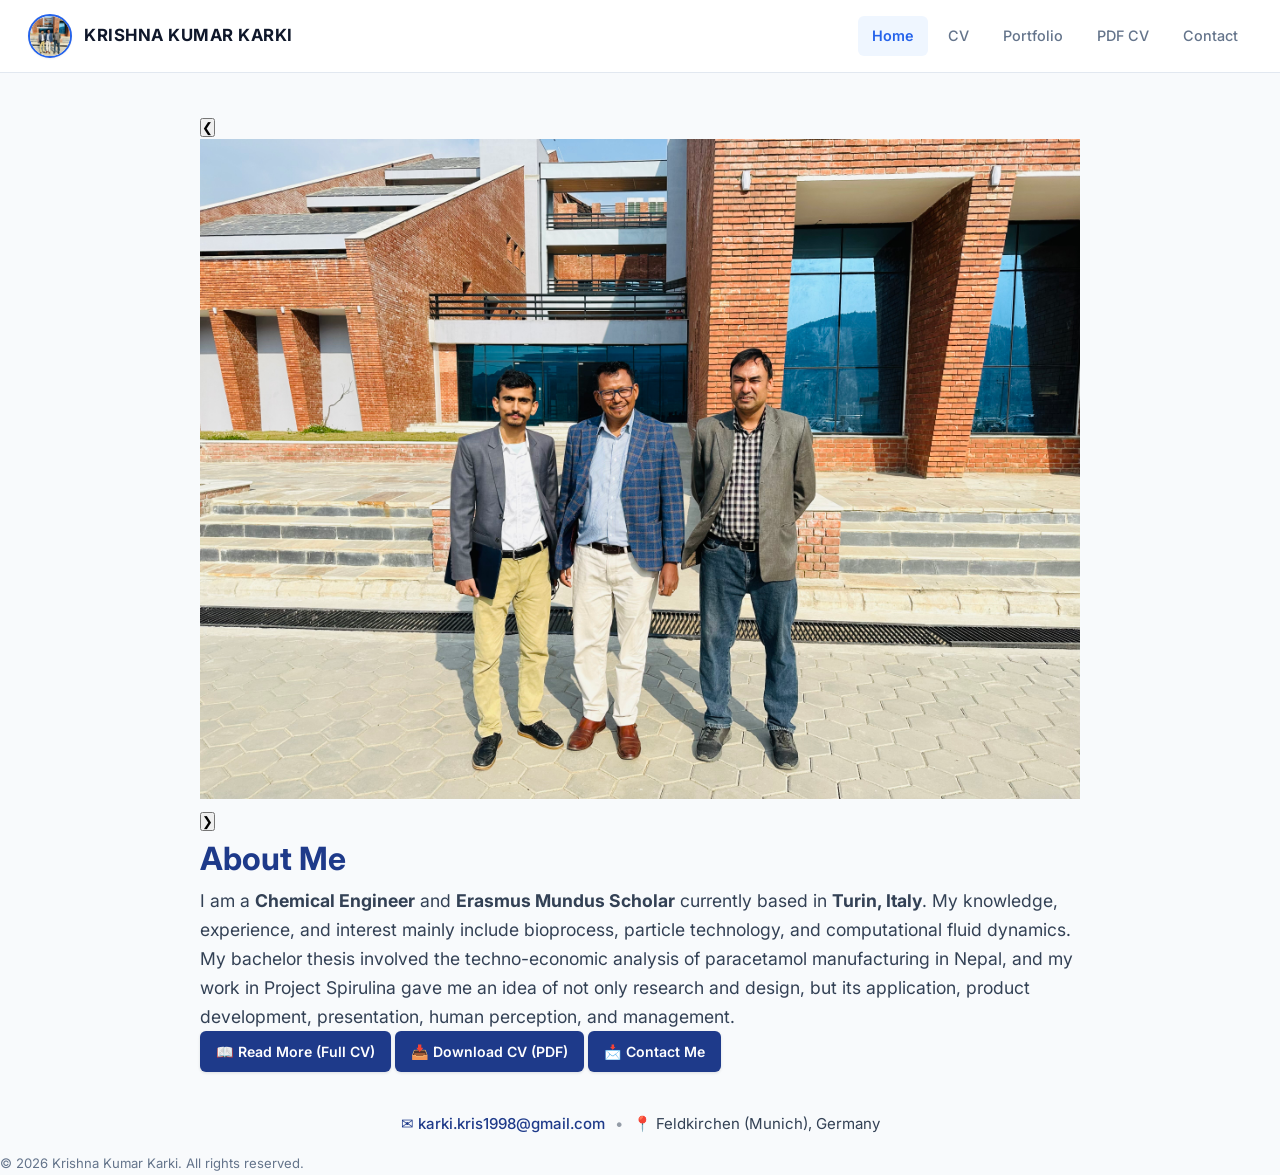
<file: index.html>
<!DOCTYPE html>
<html lang="en">
<head>
    <meta charset="UTF-8">
    <meta name="viewport" content="width=device-width, initial-scale=1.0">
    <title>Krishna Kumar Karki</title>
    <link rel="stylesheet" href="style.css">
</head>
<body>

    <div class="top-bar">
        <div class="brand">
            <img src="profile_1 (1).jpg" onerror="this.src='https://cdn-icons-png.flaticon.com/512/3135/3135715.png'" alt="Krishna">
            <h1>KRISHNA KUMAR KARKI</h1>
        </div>
        <nav>
            <a href="index.html" class="active">Home</a>
            <a href="cv.html">CV</a>
            <a href="portfolio.html">Portfolio</a>
            <a href="view-cv.html">PDF CV</a>
            <a href="contact.html">Contact</a>
        </nav>
    </div>

    <div class="container">
        <div class="slider-container">
            <button class="slider-btn prev" onclick="changeSlide(-1)">❮</button>
            <img id="slider-img" src="profile_1 (1).jpg" onerror="this.src='https://images.unsplash.com/photo-1507003211169-0a1dd7228f2d?w=800'" alt="Profile Photo">
            <button class="slider-btn next" onclick="changeSlide(1)">❯</button>
        </div>

        <h1 style="color: var(--navy);">About Me</h1>
        <p style="font-size: 1.1rem;">
            I am a <strong>Chemical Engineer</strong> and <strong>Erasmus Mundus Scholar</strong> currently based in <strong>Turin, Italy</strong>. 
            My knowledge, experience, and interest mainly include bioprocess, particle technology, and computational fluid dynamics. 
            My bachelor thesis involved the techno-economic analysis of paracetamol manufacturing in Nepal, and my work in Project Spirulina gave me an idea of not only research and design, but its application, product development, presentation, human perception, and management.
        </p>

        <div class="btn-group">
            <a href="cv.html" class="btn">📖 Read More (Full CV)</a>
            <a href="CV.pdf" download class="btn" style="background-color: var(--navy);">📥 Download CV (PDF)</a>
            <a href="contact.html" class="btn">📩 Contact Me</a>
        </div>
    </div>

     <div class="footer-info">
        <a href="mailto:karki.kris1998@gmail.com" style="color: var(--navy); text-decoration: none; font-weight: 500;">
            ✉ karki.kris1998@gmail.com
        </a>
        <span style="opacity: 0.5;">•</span>
        <span>📍 Feldkirchen (Munich), Germany</span>
    </div>

    <div style="font-size: 0.82rem; color: var(--text-muted); margin-top: 6px;">
        © 2026 Krishna Kumar Karki. All rights reserved.
    </div>

    <script>
        const images = [
            "profile_1 (1).jpg", "profile_1 (2).jpg", "profile_1 (3).jpg"
        ];
        let currentIndex = 0;

        function changeSlide(direction) {
            currentIndex = (currentIndex + direction + images.length) % images.length;
            document.getElementById("slider-img").src = images[currentIndex];
        }
    </script>
</body>
</html>
</file>
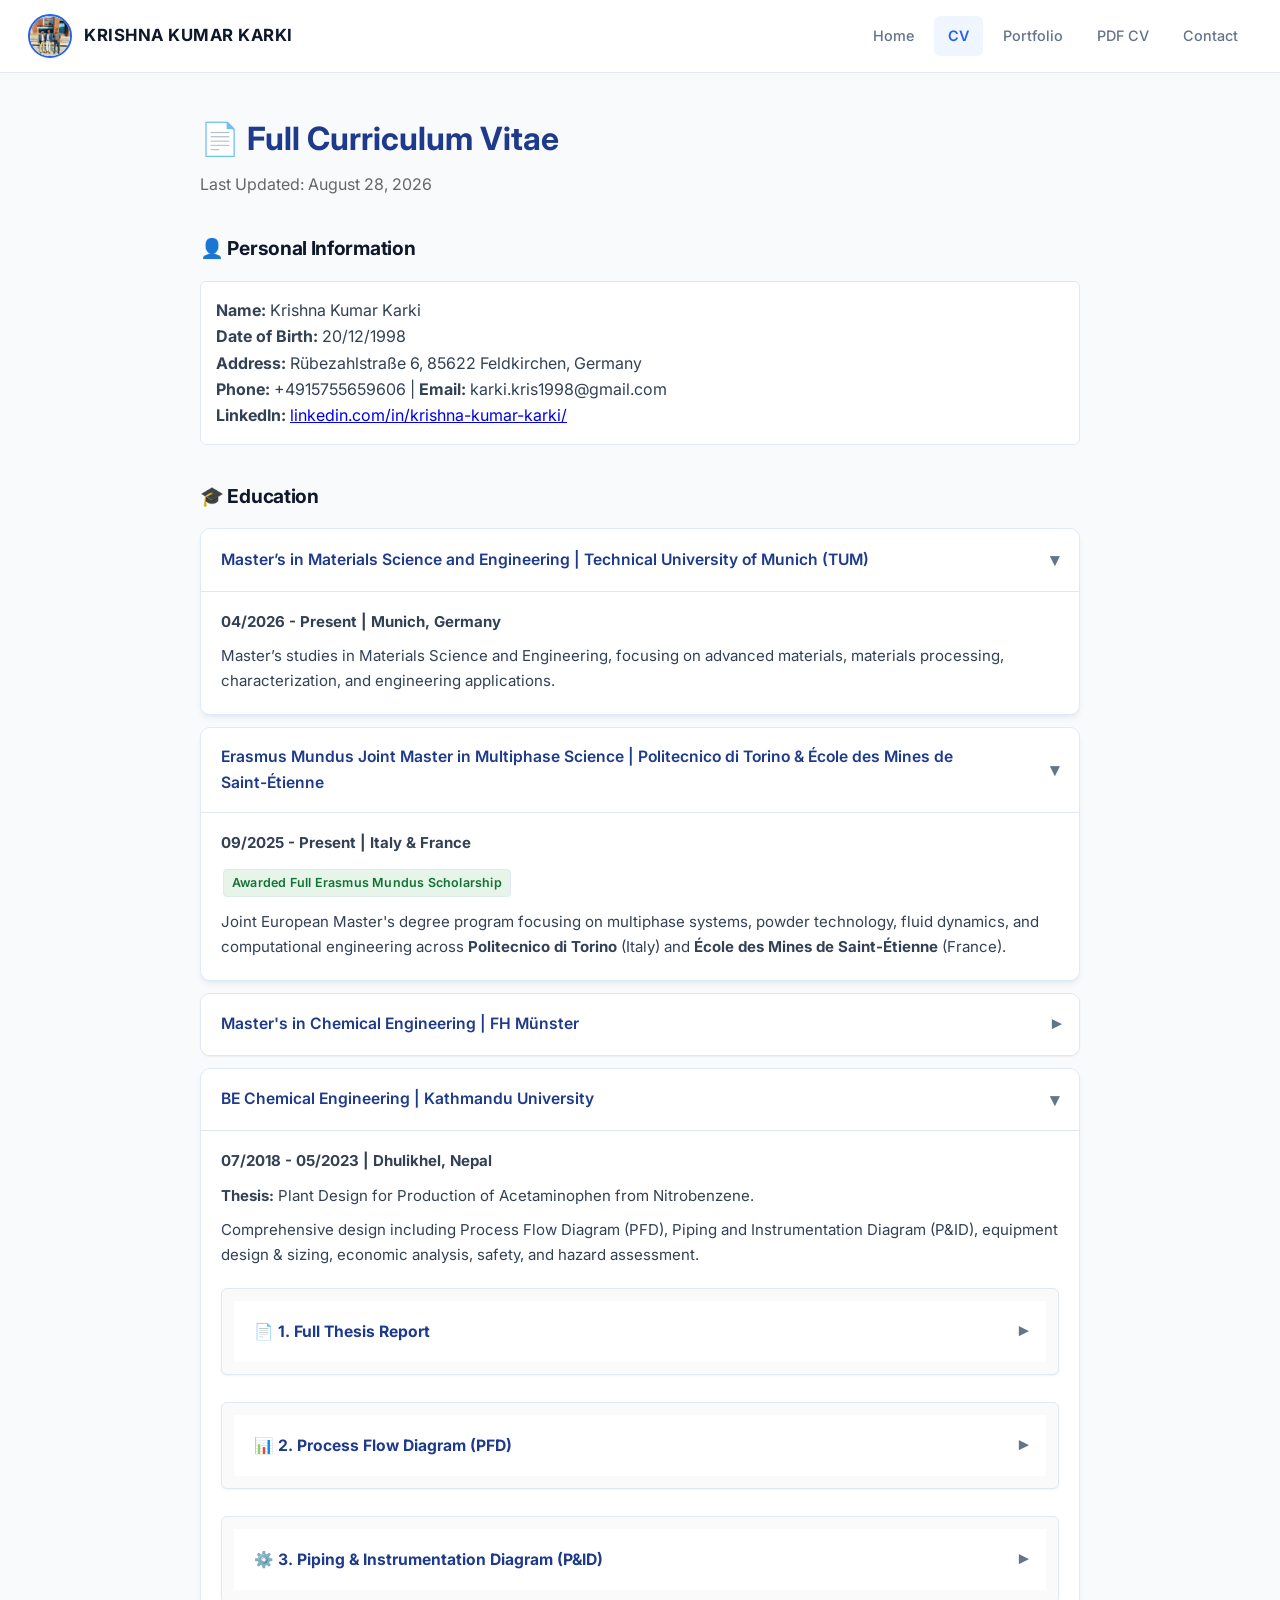
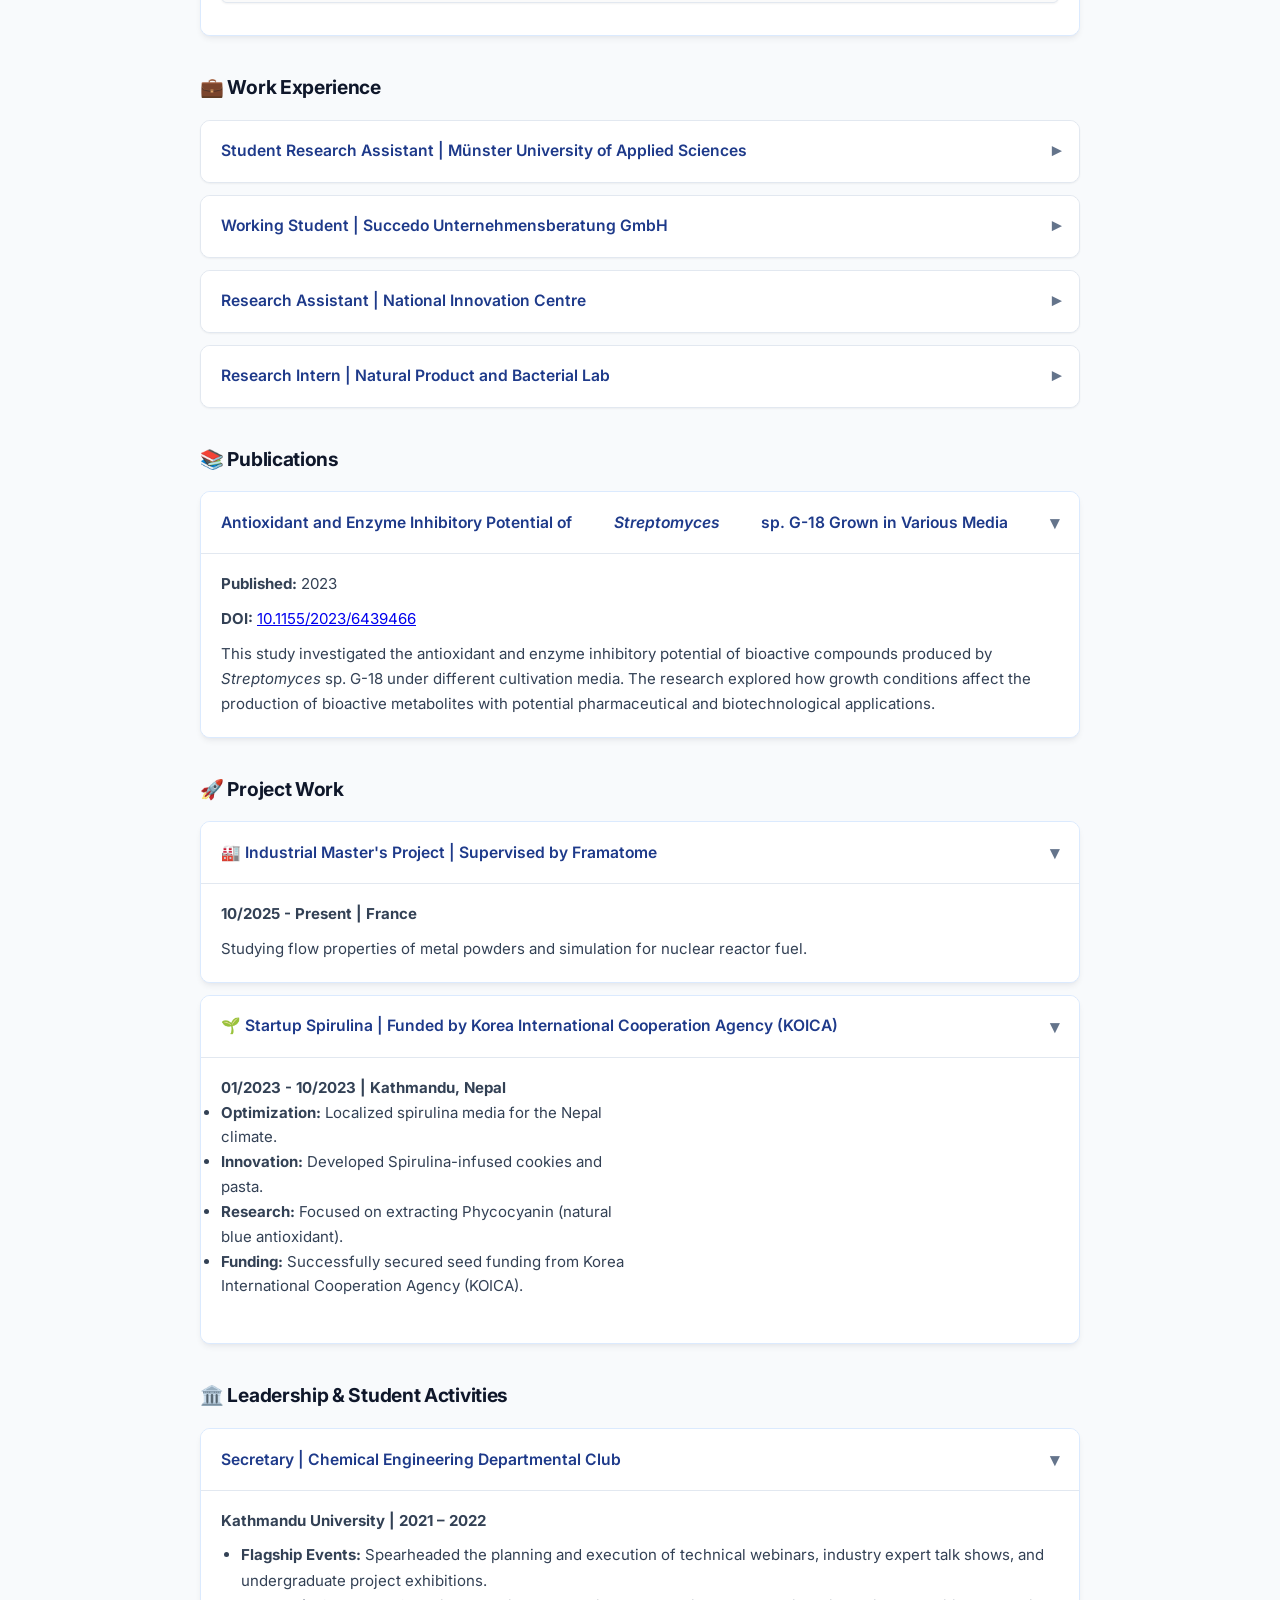
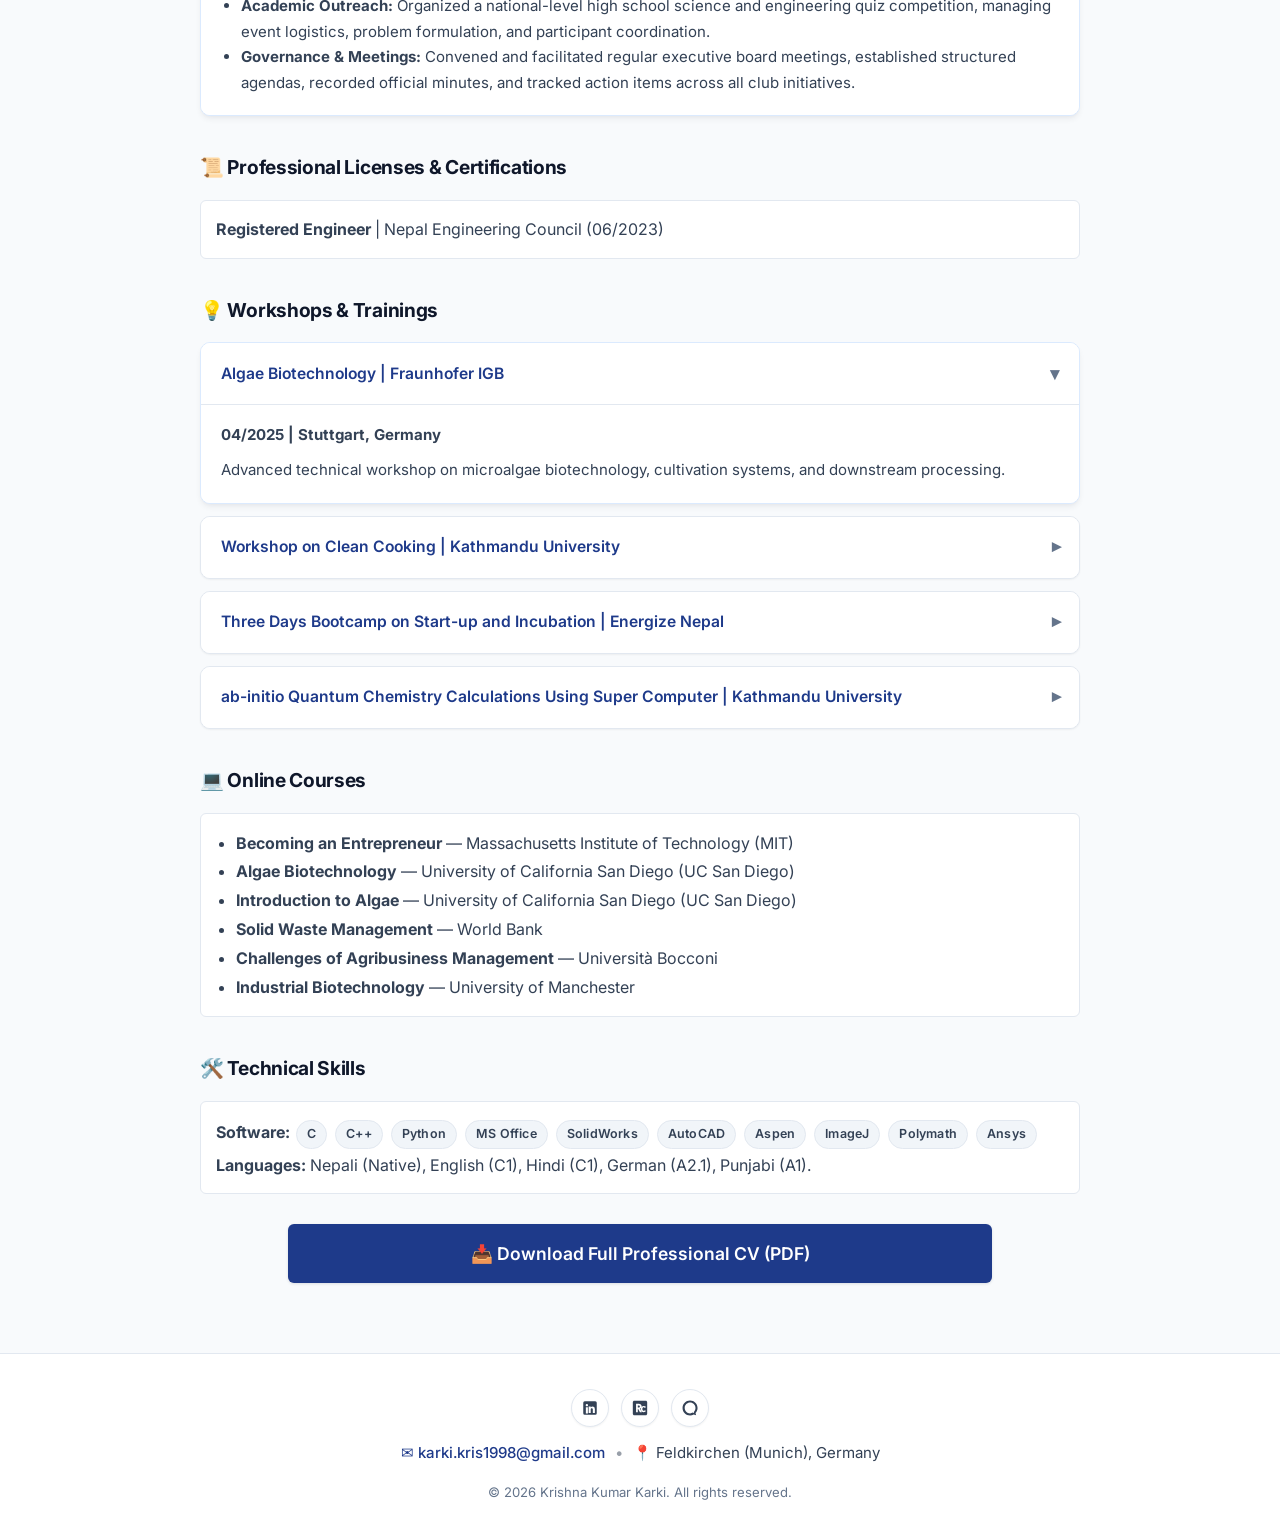
<file: cv.html>
<!DOCTYPE html>
<html lang="en">
<head>
    <meta charset="UTF-8">
    <meta name="viewport" content="width=device-width, initial-scale=1.0">
    <title>Curriculum Vitae | Krishna Karki</title>
    <link rel="stylesheet" href="style.css">
</head>
<body>

    <div class="top-bar">
        <div class="brand">
            <img src="profile_1 (1).jpg"
                 onerror="this.src='https://cdn-icons-png.flaticon.com/512/3135/3135715.png'"
                 alt="Krishna">
            <h1>KRISHNA KUMAR KARKI</h1>
        </div>

        <nav>
            <a href="index.html">Home</a>
            <a href="cv.html" class="active">CV</a>
            <a href="portfolio.html">Portfolio</a>
            <a href="view-cv.html">PDF CV</a>
            <a href="contact.html">Contact</a>
        </nav>
    </div>


    <div class="container">

        <h1 style="color: var(--navy); margin-bottom: 5px;">
            📄 Full Curriculum Vitae
        </h1>

        <p style="color: #666; margin-top: 0;">
            Last Updated: August 28, 2026
        </p>


        <!-- PERSONAL INFORMATION -->

        <p class="section-header">👤 Personal Information</p>

        <div style="background: white; padding: 15px; border-radius: 6px; border: 1px solid var(--border);">

            <p>
                <strong>Name:</strong> Krishna Kumar Karki
            </p>

            <p>
                <strong>Date of Birth:</strong> 20/12/1998
            </p>

            <p>
                <strong>Address:</strong>
                Rübezahlstraße 6, 85622 Feldkirchen, Germany
            </p>

            <p>
                <strong>Phone:</strong> +4915755659606 |
                <strong>Email:</strong> karki.kris1998@gmail.com
            </p>

            <p>
                <strong>LinkedIn:</strong>
                <a href="https://www.linkedin.com/in/krishna-kumar-karki/"
                   target="_blank">
                    linkedin.com/in/krishna-kumar-karki/
                </a>
            </p>

        </div>


        <!-- EDUCATION -->

        <p class="section-header">🎓 Education</p>


        <!-- TUM -->

        <details open>

            <summary>
                Master’s in Materials Science and Engineering |
                Technical University of Munich (TUM)
            </summary>

            <div class="details-content">

                <p>
                    <strong>04/2026 - Present | Munich, Germany</strong>
                </p>

                <p>
                    Master’s studies in Materials Science and Engineering,
                    focusing on advanced materials, materials processing,
                    characterization, and engineering applications.
                </p>

            </div>

        </details>


        <!-- ERASMUS MUNDUS JOINT MASTER -->

        <details open>

            <summary>
                Erasmus Mundus Joint Master in Multiphase Science | Politecnico di Torino & École des Mines de Saint-Étienne
            </summary>

            <div class="details-content">

                <p>
                    <strong>09/2025 - Present | Italy & France</strong>
                </p>

                <p>
                    <span class="badge" style="background: #e6f4ea; color: #137333; font-weight: 600; padding: 3px 8px; border-radius: 4px;">
                        Awarded Full Erasmus Mundus Scholarship
                    </span>
                </p>

                <p>
                    Joint European Master's degree program focusing on multiphase systems, powder technology, fluid dynamics, and computational engineering across <strong>Politecnico di Torino</strong> (Italy) and <strong>École des Mines de Saint-Étienne</strong> (France).
                </p>

            </div>

        </details>


        <!-- FH MUNSTER -->

        <details>

            <summary>
                Master's in Chemical Engineering |
                FH Münster
            </summary>

            <div class="details-content">

                <p>
                    <strong>11/2023 - 09/2025 | Münster, Germany</strong>
                </p>

                <p>
                    Graduate studies in Chemical Engineering with coursework
                    in process engineering, simulation, transport phenomena,
                    and related engineering disciplines.
                </p>

                <p>
                    Completed all core graduate-level coursework.
                </p>

            </div>

        </details>


        <!-- KATHMANDU UNIVERSITY -->

        <details open>

            <summary>
                BE Chemical Engineering |
                Kathmandu University
            </summary>

            <div class="details-content">

                <p>
                    <strong>07/2018 - 05/2023 | Dhulikhel, Nepal</strong>
                </p>

                <p>
                    <strong>Thesis:</strong>
                    Plant Design for Production of Acetaminophen from Nitrobenzene.
                </p>

                <p>
                    Comprehensive design including Process Flow Diagram (PFD),
                    Piping and Instrumentation Diagram (P&ID), equipment design & sizing,
                    economic analysis, safety, and hazard assessment.
                </p>

                <!-- THESIS DOCUMENT VIEWERS & DOWNLOADS -->
                <div style="margin-top: 20px; display: flex; flex-direction: column; gap: 15px;">

                    <!-- 1. FULL THESIS REPORT -->
                    <details style="background: #fafafa; border: 1px solid var(--border, #e0e0e0); border-radius: 6px; padding: 12px;">
                        <summary style="font-weight: bold; color: var(--navy); cursor: pointer;">
                            📄 1. Full Thesis Report
                        </summary>

                        <div style="margin-top: 12px;">
                            <div style="margin-bottom: 10px; display: flex; gap: 10px; flex-wrap: wrap;">
                                <a href="Thesis_Krishna_Kumar_Karki.pdf" target="_blank" class="btn" style="padding: 6px 12px; font-size: 0.85rem; text-decoration: none;">
                                    ↗️ Open in New Tab
                                </a>
                                <a href="Thesis_Krishna_Kumar_Karki.pdf" download class="btn" style="padding: 6px 12px; font-size: 0.85rem; text-decoration: none; background: #555;">
                                    📥 Download PDF
                                </a>
                            </div>
                            
                            <object data="Thesis_Krishna_Kumar_Karki.pdf" type="application/pdf" width="100%" height="550px">
                                <div style="padding: 15px; text-align: center; background: #fff; border: 1px solid #ddd; border-radius: 4px;">
                                    <p>Inline preview unavailable on this device/browser.</p>
                                    <a href="Thesis_Krishna_Kumar_Karki.pdf" download class="btn" style="padding: 8px 16px;">
                                        📥 Download Thesis PDF Directly
                                    </a>
                                </div>
                            </object>
                        </div>
                    </details>

                    <!-- 2. PROCESS FLOW DIAGRAM (PFD) -->
                    <details style="background: #fafafa; border: 1px solid var(--border, #e0e0e0); border-radius: 6px; padding: 12px;">
                        <summary style="font-weight: bold; color: var(--navy); cursor: pointer;">
                            📊 2. Process Flow Diagram (PFD)
                        </summary>

                        <div style="margin-top: 12px;">
                            <div style="margin-bottom: 10px; display: flex; gap: 10px; flex-wrap: wrap;">
                                <a href="PFD_Acetaminophen_Plant.pdf" target="_blank" class="btn" style="padding: 6px 12px; font-size: 0.85rem; text-decoration: none;">
                                    ↗️ Open in New Tab
                                </a>
                                <a href="PFD_Acetaminophen_Plant.pdf" download class="btn" style="padding: 6px 12px; font-size: 0.85rem; text-decoration: none; background: #555;">
                                    📥 Download PDF
                                </a>
                            </div>

                            <object data="PFD_Acetaminophen_Plant.pdf" type="application/pdf" width="100%" height="550px">
                                <div style="padding: 15px; text-align: center; background: #fff; border: 1px solid #ddd; border-radius: 4px;">
                                    <p>Inline preview unavailable on this device/browser.</p>
                                    <a href="PFD_Acetaminophen_Plant.pdf" download class="btn" style="padding: 8px 16px;">
                                        📥 Download PFD Directly
                                    </a>
                                </div>
                            </object>
                        </div>
                    </details>

                    <!-- 3. PIPING & INSTRUMENTATION DIAGRAM (P&ID) -->
                    <details style="background: #fafafa; border: 1px solid var(--border, #e0e0e0); border-radius: 6px; padding: 12px;">
                        <summary style="font-weight: bold; color: var(--navy); cursor: pointer;">
                            ⚙️ 3. Piping & Instrumentation Diagram (P&ID)
                        </summary>

                        <div style="margin-top: 12px;">
                            <div style="margin-bottom: 10px; display: flex; gap: 10px; flex-wrap: wrap;">
                                <a href="PID_Acetaminophen_Plant.pdf" target="_blank" class="btn" style="padding: 6px 12px; font-size: 0.85rem; text-decoration: none;">
                                    ↗️ Open in New Tab
                                </a>
                                <a href="PID_Acetaminophen_Plant.pdf" download class="btn" style="padding: 6px 12px; font-size: 0.85rem; text-decoration: none; background: #555;">
                                    📥 Download PDF
                                </a>
                            </div>

                            <object data="PID_Acetaminophen_Plant.pdf" type="application/pdf" width="100%" height="550px">
                                <div style="padding: 15px; text-align: center; background: #fff; border: 1px solid #ddd; border-radius: 4px;">
                                    <p>Inline preview unavailable on this device/browser.</p>
                                    <a href="PID_Acetaminophen_Plant.pdf" download class="btn" style="padding: 8px 16px;">
                                        📥 Download P&ID Directly
                                    </a>
                                </div>
                            </object>
                        </div>
                    </details>

                </div>

            </div>

        </details>


        <!-- WORK EXPERIENCE -->

        <p class="section-header">💼 Work Experience</p>


        <details>

            <summary>
                Student Research Assistant |
                Münster University of Applied Sciences
            </summary>

            <div class="details-content">

                <p>
                    <strong>12/2024 - 02/2025 | Germany</strong>
                </p>

                <p>
                    Microalgae and fluid mechanics experimental setup.
                </p>

            </div>

        </details>


        <details>

            <summary>
                Working Student |
                Succedo Unternehmensberatung GmbH
            </summary>

            <div class="details-content">

                <p>
                    <strong>04/2024 - 06/2024 | Germany</strong>
                </p>

                <p>
                    Calculated yearly energy consumption for German companies
                    and organized logs.
                </p>

            </div>

        </details>


        <details>

            <summary>
                Research Assistant |
                National Innovation Centre
            </summary>

            <div class="details-content">

                <p>
                    <strong>12/2022 - 09/2023 | Kathmandu, Nepal</strong>
                </p>

                <p>
                    Lab experiment and design for biogas plant reoperation;
                    studied microalgae feasibility.
                </p>

            </div>

        </details>


        <!-- NEW: RESEARCH INTERN ENTRY -->

        <details>

            <summary>
                Research Intern |
                Natural Product and Bacterial Lab
            </summary>

            <div class="details-content">

                <p>
                    <strong>02/2021 - 02/2022 | Dhulikhel, Nepal</strong>
                </p>

                <p>
                    Prepared chemical reagents, performed titrations, and operated analytical instruments including UV-Vis Spectrometer and High-Performance Liquid Chromatography (HPLC).
                </p>

                <p>
                    Conducted experimental investigation on the <em>Antioxidant and Enzyme Inhibitory Potential of Streptomyces sp. G-18 Grown in Various Media</em>.
                </p>

            </div>

        </details>


        <!-- PUBLICATIONS -->

        <p class="section-header">📚 Publications</p>

        <details open>

            <summary>
                Antioxidant and Enzyme Inhibitory Potential of
                <em>Streptomyces</em> sp. G-18 Grown in Various Media
            </summary>

            <div class="details-content">

                <p>
                    <strong>Published:</strong> 2023
                </p>

                <p>
                    <strong>DOI:</strong>
                    <a href="https://doi.org/10.1155/2023/6439466"
                       target="_blank">
                        10.1155/2023/6439466
                    </a>
                </p>

                <p>
                    This study investigated the antioxidant and enzyme
                    inhibitory potential of bioactive compounds produced by
                    <em>Streptomyces</em> sp. G-18 under different cultivation
                    media. The research explored how growth conditions affect
                    the production of bioactive metabolites with potential
                    pharmaceutical and biotechnological applications.
                </p>

            </div>

        </details>


        <!-- PROJECT WORK -->

        <p class="section-header">🚀 Project Work</p>


        <!-- FRAMATOME PROJECT -->

        <details open>

            <summary>
                🏭 Industrial Master's Project |
                Supervised by Framatome
            </summary>

            <div class="details-content">

                <p>
                    <strong>10/2025 - Present | France</strong>
                </p>

                <p>
                    Studying flow properties of metal powders and simulation
                    for nuclear reactor fuel.
                </p>

            </div>

        </details>


        <!-- SPIRULINA PROJECT -->

        <details open>

            <summary>
                🌱 Startup Spirulina | Funded by Korea International Cooperation Agency (KOICA)
            </summary>

            <div class="details-content">

                <p>
                    <strong>01/2023 - 10/2023 | Kathmandu, Nepal</strong>
                </p>

                <div style="display: flex; gap: 20px; flex-wrap: wrap;">

                    <div style="flex: 1; min-width: 280px;">

                        <ul>

                            <li>
                                <strong>Optimization:</strong>
                                Localized spirulina media for the Nepal climate.
                            </li>

                            <li>
                                <strong>Innovation:</strong>
                                Developed Spirulina-infused cookies and pasta.
                            </li>

                            <li>
                                <strong>Research:</strong>
                                Focused on extracting Phycocyanin
                                (natural blue antioxidant).
                            </li>

                            <li>
                                <strong>Funding:</strong>
                                Successfully secured seed funding from Korea International Cooperation Agency (KOICA).
                            </li>

                        </ul>

                    </div>


                    <div style="flex: 1; min-width: 280px;">

                        <iframe
                            width="100%"
                            height="215"
                            src="https://www.youtube.com/embed/tAqX5RSIWTk"
                            frameborder="0"
                            allowfullscreen
                            style="border-radius:6px;">
                        </iframe>

                    </div>

                </div>

            </div>

        </details>
<p class="section-header">🏛️ Leadership & Student Activities</p>

<details open>
    <summary>
        Secretary | Chemical Engineering Departmental Club
    </summary>
    <div class="details-content">
        <p><strong>Kathmandu University | 2021 – 2022</strong></p>
        <ul style="padding-left: 20px; line-height: 1.7; margin-top: 8px;">
            <li>
                <strong>Flagship Events:</strong> Spearheaded the planning and execution of technical webinars, industry expert talk shows, and undergraduate project exhibitions.
            </li>
            <li>
                <strong>Academic Outreach:</strong> Organized a national-level high school science and engineering quiz competition, managing event logistics, problem formulation, and participant coordination.
            </li>
            <li>
                <strong>Governance & Meetings:</strong> Convened and facilitated regular executive board meetings, established structured agendas, recorded official minutes, and tracked action items across all club initiatives.
            </li>
        </ul>
    </div>
</details>

        <!-- PROFESSIONAL CERTIFICATIONS & LICENSES -->

        <p class="section-header">📜 Professional Licenses & Certifications</p>

        <div style="background: white; padding: 15px; border-radius: 6px; border: 1px solid var(--border); margin-bottom: 20px;">
            <p style="margin: 0;">
                <strong>Registered Engineer</strong> | Nepal Engineering Council (06/2023)
            </p>
        </div>


        <!-- WORKSHOPS & TRAININGS -->

        <p class="section-header">💡 Workshops & Trainings</p>

        <details open>
            <summary>
                Algae Biotechnology | Fraunhofer IGB
            </summary>
            <div class="details-content">
                <p>
                    <strong>04/2025 | Stuttgart, Germany</strong>
                </p>
                <p>
                    Advanced technical workshop on microalgae biotechnology, cultivation systems, and downstream processing.
                </p>
            </div>
        </details>

        <details>
            <summary>
                Workshop on Clean Cooking | Kathmandu University
            </summary>
            <div class="details-content">
                <p>
                    <strong>09/2022 | Dhulikhel, Nepal</strong>
                </p>
                <p>
                    Focused on sustainable energy transitions, clean fuel alternatives, and efficient biomass utilization.
                </p>
            </div>
        </details>

        <details>
            <summary>
                Three Days Bootcamp on Start-up and Incubation | Energize Nepal
            </summary>
            <div class="details-content">
                <p>
                    <strong>05/2022 | Nepal</strong>
                </p>
                <p>
                    Intensive incubation bootcamp covering business model canvas, venture pitching, techno-economic feasibility, and commercialization pathways.
                </p>
            </div>
        </details>

        <details>
            <summary>
                ab-initio Quantum Chemistry Calculations Using Super Computer | Kathmandu University
            </summary>
            <div class="details-content">
                <p>
                    <strong>08/2020 | Dhulikhel, Nepal</strong>
                </p>
                <p>
                    Hands-on workshop on computational chemistry, electronic structure calculations, and High-Performance Computing (HPC) workflows.
                </p>
            </div>
        </details>


        <!-- ONLINE COURSES -->

        <p class="section-header">💻 Online Courses</p>

        <div style="background: white; padding: 15px; border-radius: 6px; border: 1px solid var(--border); margin-bottom: 20px;">
            <ul style="margin: 0; padding-left: 20px; line-height: 1.8;">
                <li><strong>Becoming an Entrepreneur</strong> — Massachusetts Institute of Technology (MIT)</li>
                <li><strong>Algae Biotechnology</strong> — University of California San Diego (UC San Diego)</li>
                <li><strong>Introduction to Algae</strong> — University of California San Diego (UC San Diego)</li>
                <li><strong>Solid Waste Management</strong> — World Bank</li>
                <li><strong>Challenges of Agribusiness Management</strong> — Università Bocconi</li>
                <li><strong>Industrial Biotechnology</strong> — University of Manchester</li>
            </ul>
        </div>


        <!-- TECHNICAL SKILLS -->

        <p class="section-header">🛠️ Technical Skills</p>

        <div style="background: white; padding: 15px; border-radius: 6px; border: 1px solid var(--border);">

            <p>

                <strong>Software:</strong>

                <span class="badge">C</span>
                <span class="badge">C++</span>
                <span class="badge">Python</span>
                <span class="badge">MS Office</span>
                <span class="badge">SolidWorks</span>
                <span class="badge">AutoCAD</span>
                <span class="badge">Aspen</span>
                <span class="badge">ImageJ</span>
                <span class="badge">Polymath</span>
                <span class="badge">Ansys</span>

            </p>

            <p>

                <strong>Languages:</strong>

                Nepali (Native),
                English (C1),
                Hindi (C1),
                German (A2.1),
                Punjabi (A1).

            </p>

        </div>


        <!-- DOWNLOAD CV -->

        <div style="margin: 30px 0; text-align: center;">

            <a
                href="CV.pdf"
                download
                class="btn"
                style="width: 80%; padding: 15px; font-size: 1.1rem;">

                📥 Download Full Professional CV (PDF)

            </a>

        </div>

    </div>
<div class="footer">
    <div class="footer-socials">
        <a href="https://www.linkedin.com/in/krishna-karki/" 
           target="_blank" 
           rel="noopener noreferrer" 
           class="social-icon-btn in" 
           title="LinkedIn" 
           aria-label="LinkedIn">
            <svg viewBox="0 0 24 24"><path d="M19 3a2 2 0 0 1 2 2v14a2 2 0 0 1-2 2H5a2 2 0 0 1-2-2V5a2 2 0 0 1 2-2h14m-.5 15.5v-5.3a3.26 3.26 0 0 0-3.26-3.26c-.85 0-1.84.52-2.28 1.3v-1.11h-2.79v8.37h2.79v-4.93c0-.77.62-1.4 1.39-1.4a1.4 1.4 0 0 1 1.4 1.4v4.93h2.75M6.46 10.9v8.37H9.2V10.9H6.46M7.83 6.64a1.57 1.57 0 1 0 0 3.14 1.57 1.57 0 0 0 0-3.14z"/></svg>
        </a>

        <a href="https://www.researchgate.net/profile/Krishna-Karki-7" 
           target="_blank" 
           rel="noopener noreferrer" 
           class="social-icon-btn rg" 
           title="ResearchGate" 
           aria-label="ResearchGate">
            <svg viewBox="0 0 24 24"><path d="M19.58 2.42H4.42C3.3 2.42 2.42 3.3 2.42 4.42v15.16c0 1.12.88 2 2 2h15.16c1.12 0 2-.88 2-2V4.42c0-1.12-.88-2-2-2zM9.08 17.58H6.75V6.42h3.58c2.42 0 3.83 1.33 3.83 3.33 0 1.67-.92 2.75-2.25 3.17l2.67 4.66h-2.67l-2.33-4.25h-.5v4.25zm0-6.17h1.08c1.08 0 1.67-.58 1.67-1.42 0-.83-.59-1.42-1.67-1.42H9.08v2.84zm7.92 6.17c-2.33 0-3.92-1.67-3.92-4.17s1.59-4.17 3.92-4.17c1.33 0 2.33.58 3 1.5l-1.58 1.17c-.33-.5-.75-.83-1.42-.83-1.08 0-1.83.83-1.83 2.33s.75 2.33 1.83 2.33c.67 0 1.08-.33 1.42-.83l1.58 1.17c-.67.92-1.67 1.5-3 1.5z"/></svg>
        </a>

        <a href="https://www.quora.com/profile/Krishna-Kumar-Karki-1/answers" 
           target="_blank" 
           rel="noopener noreferrer" 
           class="social-icon-btn quora" 
           title="Quora" 
           aria-label="Quora">
            <svg viewBox="0 0 24 24"><path d="M12.07 2C6.54 2 2.06 6.48 2.06 12s4.48 10 10.01 10c1.78 0 3.44-.47 4.9-1.28l3.18 1.06-.8-3.11c1.68-1.78 2.73-4.11 2.73-6.67 0-5.52-4.48-10-10.01-10zm.04 17.2c-3.98 0-7.2-3.23-7.2-7.2s3.22-7.2 7.2-7.2 7.2 3.23 7.2 7.2c0 1.93-.76 3.69-2 4.99v1.65l-1.61-.54c-1.04.7-2.28 1.1-3.59 1.1z"/></svg>
        </a>
    </div>

    <div class="footer-info">
        <a href="mailto:karki.kris1998@gmail.com" style="color: var(--navy); text-decoration: none; font-weight: 500;">
            ✉ karki.kris1998@gmail.com
        </a>
        <span style="opacity: 0.5;">•</span>
        <span>📍 Feldkirchen (Munich), Germany</span>
    </div>

    <div style="font-size: 0.82rem; color: var(--text-muted); margin-top: 6px;">
        © 2026 Krishna Kumar Karki. All rights reserved.
    </div>
</div>

</body>
</html>
</file>
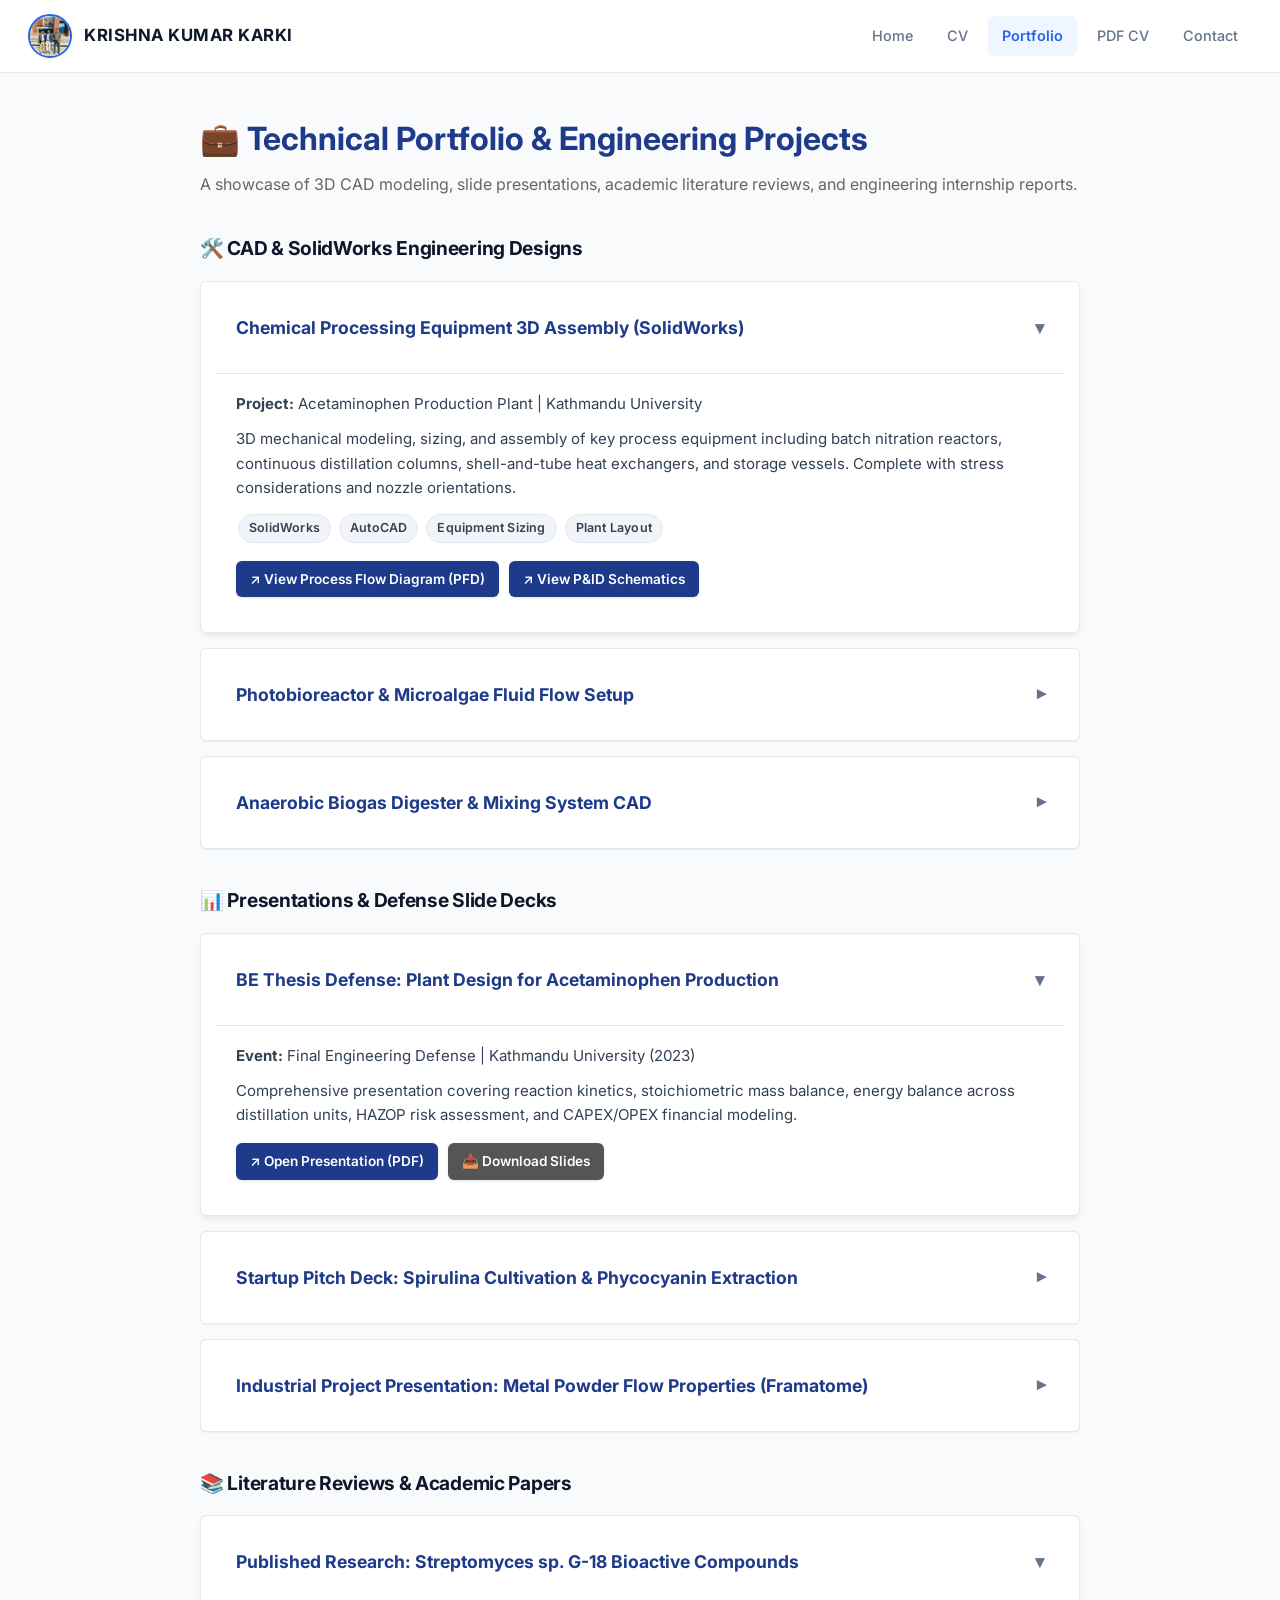
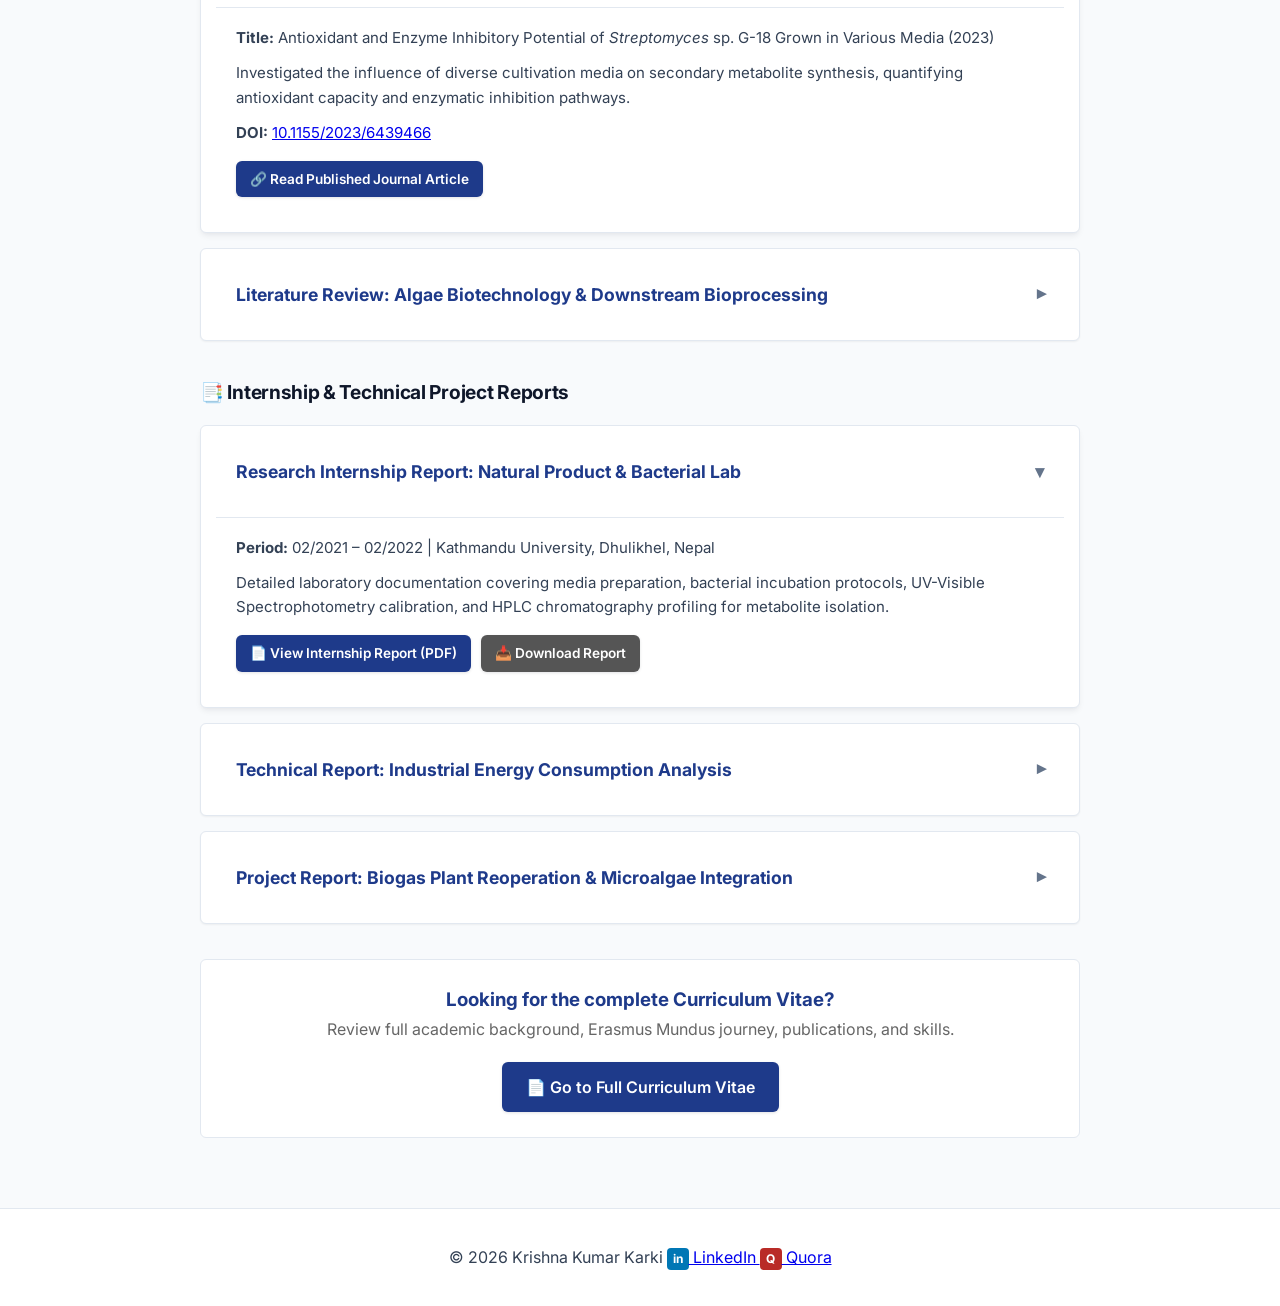
<file: portfolio.html>
<!DOCTYPE html>
<html lang="en">
<head>
    <meta charset="UTF-8">
    <meta name="viewport" content="width=device-width, initial-scale=1.0">
    <title>Portfolio | Krishna Kumar Karki</title>
    <link rel="stylesheet" href="style.css">
</head>
<body>

    <!-- TOP NAVIGATION BAR -->
    <div class="top-bar">
        <div class="brand">
            <img src="profile_1 (1).jpg"
                 onerror="this.src='https://cdn-icons-png.flaticon.com/512/3135/3135715.png'"
                 alt="Krishna">
            <h1>KRISHNA KUMAR KARKI</h1>
        </div>

        <nav>
            <a href="index.html">Home</a>
            <a href="cv.html">CV</a>
            <a href="portfolio.html" class="active">Portfolio</a>
            <a href="view-cv.html">PDF CV</a>
            <a href="contact.html">Contact</a>
        </nav>
    </div>


    <div class="container">

        <h1 style="color: var(--navy); margin-bottom: 5px;">
            💼 Technical Portfolio & Engineering Projects
        </h1>

        <p style="color: #666; margin-top: 0; margin-bottom: 25px;">
            A showcase of 3D CAD modeling, slide presentations, academic literature reviews, and engineering internship reports.
        </p>


        <!-- ======================================================= -->
        <!-- 1. SOLIDWORKS & CAD ENGINEERING DESIGNS                 -->
        <!-- ======================================================= -->

        <p class="section-header">🛠️ CAD & SolidWorks Engineering Designs</p>

        <!-- Project 1: Acetaminophen Plant Equipment CAD -->
        <details open style="background: white; border: 1px solid var(--border); border-radius: 6px; padding: 15px; margin-bottom: 15px;">
            <summary style="font-size: 1.1rem; font-weight: bold; color: var(--navy); cursor: pointer;">
                Chemical Processing Equipment 3D Assembly (SolidWorks)
            </summary>

            <div class="details-content" style="margin-top: 15px;">
                <p>
                    <strong>Project:</strong> Acetaminophen Production Plant | Kathmandu University
                </p>
                <p>
                    3D mechanical modeling, sizing, and assembly of key process equipment including batch nitration reactors, continuous distillation columns, shell-and-tube heat exchangers, and storage vessels. Complete with stress considerations and nozzle orientations.
                </p>
                <p>
                    <span class="badge">SolidWorks</span>
                    <span class="badge">AutoCAD</span>
                    <span class="badge">Equipment Sizing</span>
                    <span class="badge">Plant Layout</span>
                </p>

                <div style="display: flex; gap: 10px; flex-wrap: wrap; margin-top: 15px;">
                    <a href="PFD_Acetaminophen_Plant.pdf" target="_blank" class="btn" style="padding: 7px 14px; font-size: 0.85rem; text-decoration: none;">
                        ↗️ View Process Flow Diagram (PFD)
                    </a>
                    <a href="PID_Acetaminophen_Plant.pdf" target="_blank" class="btn" style="padding: 7px 14px; font-size: 0.85rem; text-decoration: none;">
                        ↗️ View P&ID Schematics
                    </a>
                </div>
            </div>
        </details>

        <!-- Project 2: Bioreactor & Fluid Mechanics Experimental Rig -->
        <details style="background: white; border: 1px solid var(--border); border-radius: 6px; padding: 15px; margin-bottom: 15px;">
            <summary style="font-size: 1.1rem; font-weight: bold; color: var(--navy); cursor: pointer;">
                Photobioreactor & Microalgae Fluid Flow Setup
            </summary>

            <div class="details-content" style="margin-top: 15px;">
                <p>
                    <strong>Institution:</strong> Münster University of Applied Sciences (FH Münster)
                </p>
                <p>
                    CAD design of specialized experimental fixtures, piping loops, and flow distributor manifolds for studying microalgae hydrodynamics and multiphase fluid behavior.
                </p>
                <p>
                    <span class="badge">SolidWorks</span>
                    <span class="badge">Fluid Mechanics</span>
                    <span class="badge">Photobioreactor</span>
                </p>
            </div>
        </details>

        <!-- Project 3: Biogas Digesting & Agitation System -->
        <details style="background: white; border: 1px solid var(--border); border-radius: 6px; padding: 15px; margin-bottom: 25px;">
            <summary style="font-size: 1.1rem; font-weight: bold; color: var(--navy); cursor: pointer;">
                Anaerobic Biogas Digester & Mixing System CAD
            </summary>

            <div class="details-content" style="margin-top: 15px;">
                <p>
                    <strong>Institution:</strong> National Innovation Centre (NIC), Nepal
                </p>
                <p>
                    Design of impeller mixing blades, gas dome seals, and slurry feed pipelines for commercial biogas plant re-operation and efficiency optimization.
                </p>
                <p>
                    <span class="badge">SolidWorks</span>
                    <span class="badge">Biogas Engineering</span>
                    <span class="badge">CAD Drafting</span>
                </p>
            </div>
        </details>


        <!-- ======================================================= -->
        <!-- 2. PRESENTATIONS & SLIDE DECKS                          -->
        <!-- ======================================================= -->

        <p class="section-header">📊 Presentations & Defense Slide Decks</p>

        <!-- Presentation 1: BE Defense Presentation -->
        <details open style="background: white; border: 1px solid var(--border); border-radius: 6px; padding: 15px; margin-bottom: 15px;">
            <summary style="font-size: 1.1rem; font-weight: bold; color: var(--navy); cursor: pointer;">
                BE Thesis Defense: Plant Design for Acetaminophen Production
            </summary>

            <div class="details-content" style="margin-top: 15px;">
                <p>
                    <strong>Event:</strong> Final Engineering Defense | Kathmandu University (2023)
                </p>
                <p>
                    Comprehensive presentation covering reaction kinetics, stoichiometric mass balance, energy balance across distillation units, HAZOP risk assessment, and CAPEX/OPEX financial modeling.
                </p>

                <div style="margin-top: 15px; display: flex; gap: 10px; flex-wrap: wrap;">
                    <a href="Presentation_BE_Thesis_Acetaminophen.pdf" target="_blank" class="btn" style="padding: 7px 14px; font-size: 0.85rem; text-decoration: none;">
                        ↗️ Open Presentation (PDF)
                    </a>
                    <a href="Presentation_BE_Thesis_Acetaminophen.pdf" download class="btn" style="padding: 7px 14px; font-size: 0.85rem; text-decoration: none; background: #555;">
                        📥 Download Slides
                    </a>
                </div>
            </div>
        </details>

        <!-- Presentation 2: Spirulina Pitch Deck -->
        <details style="background: white; border: 1px solid var(--border); border-radius: 6px; padding: 15px; margin-bottom: 15px;">
            <summary style="font-size: 1.1rem; font-weight: bold; color: var(--navy); cursor: pointer;">
                Startup Pitch Deck: Spirulina Cultivation & Phycocyanin Extraction
            </summary>

            <div class="details-content" style="margin-top: 15px;">
                <p>
                    <strong>Funding Agency:</strong> Korea International Cooperation Agency (KOICA)
                </p>
                <p>
                    Venture pitch presentation that secured seed funding for localizing spirulina growth media, optimizing yield in the Nepal climate, and formulating fortified nutrition products (cookies & pasta).
                </p>

                <div style="margin-top: 15px; display: flex; gap: 10px; flex-wrap: wrap;">
                    <a href="Presentation_Spirulina_KOICA.pdf" target="_blank" class="btn" style="padding: 7px 14px; font-size: 0.85rem; text-decoration: none;">
                        ↗️ Open Pitch Deck (PDF)
                    </a>
                    <a href="Presentation_Spirulina_KOICA.pdf" download class="btn" style="padding: 7px 14px; font-size: 0.85rem; text-decoration: none; background: #555;">
                        📥 Download Pitch Deck
                    </a>
                </div>
            </div>
        </details>

        <!-- Presentation 3: Nuclear Powder Master's Presentation -->
        <details style="background: white; border: 1px solid var(--border); border-radius: 6px; padding: 15px; margin-bottom: 25px;">
            <summary style="font-size: 1.1rem; font-weight: bold; color: var(--navy); cursor: pointer;">
                Industrial Project Presentation: Metal Powder Flow Properties (Framatome)
            </summary>

            <div class="details-content" style="margin-top: 15px;">
                <p>
                    <strong>Supervised by:</strong> Framatome, France (2025–Present)
                </p>
                <p>
                    Seminar presentation on the rheology, granular friction, and discrete particle simulation of metal powders for nuclear reactor fuel pellet manufacturing.
                </p>

                <div style="margin-top: 15px;">
                    <a href="Presentation_Framatome_Nuclear_Powder.pdf" target="_blank" class="btn" style="padding: 7px 14px; font-size: 0.85rem; text-decoration: none;">
                        ↗️ Open Presentation (PDF)
                    </a>
                </div>
            </div>
        </details>


        <!-- ======================================================= -->
        <!-- 3. LITERATURE REVIEWS & SCIENTIFIC WRITING              -->
        <!-- ======================================================= -->

        <p class="section-header">📚 Literature Reviews & Academic Papers</p>

        <!-- Paper 1: Published Article -->
        <details open style="background: white; border: 1px solid var(--border); border-radius: 6px; padding: 15px; margin-bottom: 15px;">
            <summary style="font-size: 1.1rem; font-weight: bold; color: var(--navy); cursor: pointer;">
                Published Research: Streptomyces sp. G-18 Bioactive Compounds
            </summary>

            <div class="details-content" style="margin-top: 15px;">
                <p>
                    <strong>Title:</strong> Antioxidant and Enzyme Inhibitory Potential of <em>Streptomyces</em> sp. G-18 Grown in Various Media (2023)
                </p>
                <p>
                    Investigated the influence of diverse cultivation media on secondary metabolite synthesis, quantifying antioxidant capacity and enzymatic inhibition pathways.
                </p>
                <p>
                    <strong>DOI:</strong> 
                    <a href="https://doi.org/10.1155/2023/6439466" target="_blank">10.1155/2023/6439466</a>
                </p>

                <div style="margin-top: 15px;">
                    <a href="https://doi.org/10.1155/2023/6439466" target="_blank" class="btn" style="padding: 7px 14px; font-size: 0.85rem; text-decoration: none;">
                        🔗 Read Published Journal Article
                    </a>
                </div>
            </div>
        </details>

        <!-- Paper 2: Microalgae & Photobioreactor Review -->
        <details style="background: white; border: 1px solid var(--border); border-radius: 6px; padding: 15px; margin-bottom: 25px;">
            <summary style="font-size: 1.1rem; font-weight: bold; color: var(--navy); cursor: pointer;">
                Literature Review: Algae Biotechnology & Downstream Bioprocessing
            </summary>

            <div class="details-content" style="margin-top: 15px;">
                <p>
                    Comprehensive review examining open raceway ponds vs. closed photobioreactors, carbon capture dynamics, harvesting centrifugation methods, and cell disruption techniques for high-value pigment extraction.
                </p>

                <div style="margin-top: 15px; display: flex; gap: 10px; flex-wrap: wrap;">
                    <a href="Literature_Review_Algae_Biotechnology.pdf" target="_blank" class="btn" style="padding: 7px 14px; font-size: 0.85rem; text-decoration: none;">
                        📄 View Literature Review (PDF)
                    </a>
                    <a href="Literature_Review_Algae_Biotechnology.pdf" download class="btn" style="padding: 7px 14px; font-size: 0.85rem; text-decoration: none; background: #555;">
                        📥 Download PDF
                    </a>
                </div>
            </div>
        </details>


        <!-- ======================================================= -->
        <!-- 4. INTERNSHIP & TECHNICAL REPORTS                       -->
        <!-- ======================================================= -->

        <p class="section-header">📑 Internship & Technical Project Reports</p>

        <!-- Report 1: Natural Product Lab Intern Report -->
        <details open style="background: white; border: 1px solid var(--border); border-radius: 6px; padding: 15px; margin-bottom: 15px;">
            <summary style="font-size: 1.1rem; font-weight: bold; color: var(--navy); cursor: pointer;">
                Research Internship Report: Natural Product & Bacterial Lab
            </summary>

            <div class="details-content" style="margin-top: 15px;">
                <p>
                    <strong>Period:</strong> 02/2021 – 02/2022 | Kathmandu University, Dhulikhel, Nepal
                </p>
                <p>
                    Detailed laboratory documentation covering media preparation, bacterial incubation protocols, UV-Visible Spectrophotometry calibration, and HPLC chromatography profiling for metabolite isolation.
                </p>

                <div style="margin-top: 15px; display: flex; gap: 10px; flex-wrap: wrap;">
                    <a href="Report_Natural_Product_Lab_Internship.pdf" target="_blank" class="btn" style="padding: 7px 14px; font-size: 0.85rem; text-decoration: none;">
                        📄 View Internship Report (PDF)
                    </a>
                    <a href="Report_Natural_Product_Lab_Internship.pdf" download class="btn" style="padding: 7px 14px; font-size: 0.85rem; text-decoration: none; background: #555;">
                        📥 Download Report
                    </a>
                </div>
            </div>
        </details>

        <!-- Report 2: Succedo Energy Consulting Report -->
        <details style="background: white; border: 1px solid var(--border); border-radius: 6px; padding: 15px; margin-bottom: 15px;">
            <summary style="font-size: 1.1rem; font-weight: bold; color: var(--navy); cursor: pointer;">
                Technical Report: Industrial Energy Consumption Analysis
            </summary>

            <div class="details-content" style="margin-top: 15px;">
                <p>
                    <strong>Company:</strong> Succedo Unternehmensberatung GmbH | Germany (04/2024 – 06/2024)
                </p>
                <p>
                    Analyzed and computed annual electricity and thermal energy balances for German manufacturing enterprises, structured energy auditing logs, and identified process efficiency improvement opportunities.
                </p>

                <div style="margin-top: 15px;">
                    <a href="Report_Succedo_Energy_Analysis.pdf" target="_blank" class="btn" style="padding: 7px 14px; font-size: 0.85rem; text-decoration: none;">
                        📄 View Technical Summary (PDF)
                    </a>
                </div>
            </div>
        </details>

        <!-- Report 3: National Innovation Centre Biogas Report -->
        <details style="background: white; border: 1px solid var(--border); border-radius: 6px; padding: 15px; margin-bottom: 25px;">
            <summary style="font-size: 1.1rem; font-weight: bold; color: var(--navy); cursor: pointer;">
                Project Report: Biogas Plant Reoperation & Microalgae Integration
            </summary>

            <div class="details-content" style="margin-top: 15px;">
                <p>
                    <strong>Organization:</strong> National Innovation Centre (NIC) | Kathmandu, Nepal (12/2022 – 09/2023)
                </p>
                <p>
                    Experimental and design report detailing anaerobic digester rehabilitation, feedstock mixing optimization, methane yield testing, and feasibility of algae co-cultivation on digestate effluent.
                </p>

                <div style="margin-top: 15px; display: flex; gap: 10px; flex-wrap: wrap;">
                    <a href="Report_NIC_Biogas_Project.pdf" target="_blank" class="btn" style="padding: 7px 14px; font-size: 0.85rem; text-decoration: none;">
                        📄 View Project Report (PDF)
                    </a>
                    <a href="Report_NIC_Biogas_Project.pdf" download class="btn" style="padding: 7px 14px; font-size: 0.85rem; text-decoration: none; background: #555;">
                        📥 Download Report
                    </a>
                </div>
            </div>
        </details>


        <!-- ACTION CALLOUT -->
        <div style="margin: 35px 0; text-align: center; background: white; padding: 25px; border-radius: 6px; border: 1px solid var(--border);">
            <h3 style="margin-top: 0; color: var(--navy);">Looking for the complete Curriculum Vitae?</h3>
            <p style="color: #666; margin-bottom: 20px;">Review full academic background, Erasmus Mundus journey, publications, and skills.</p>
            <a href="cv.html" class="btn" style="padding: 12px 24px; font-size: 1rem; text-decoration: none;">
                📄 Go to Full Curriculum Vitae
            </a>
        </div>

    </div>


<!-- FOOTER -->

    <div class="footer">

        <span>
            © 2026 Krishna Kumar Karki
        </span>

        <a
            href="https://www.linkedin.com/in/krishna-kumar-karki/"
            target="_blank">

            <span class="footer-icon in-bg">in</span>
            LinkedIn

        </a>

        <a
            href="https://www.quora.com/profile/Krishna-Kumar-Karki-1/answers"
            target="_blank">

            <span class="footer-icon q-bg">Q</span>
            Quora

        </a>

    </div>

</body>
</html>
</file>
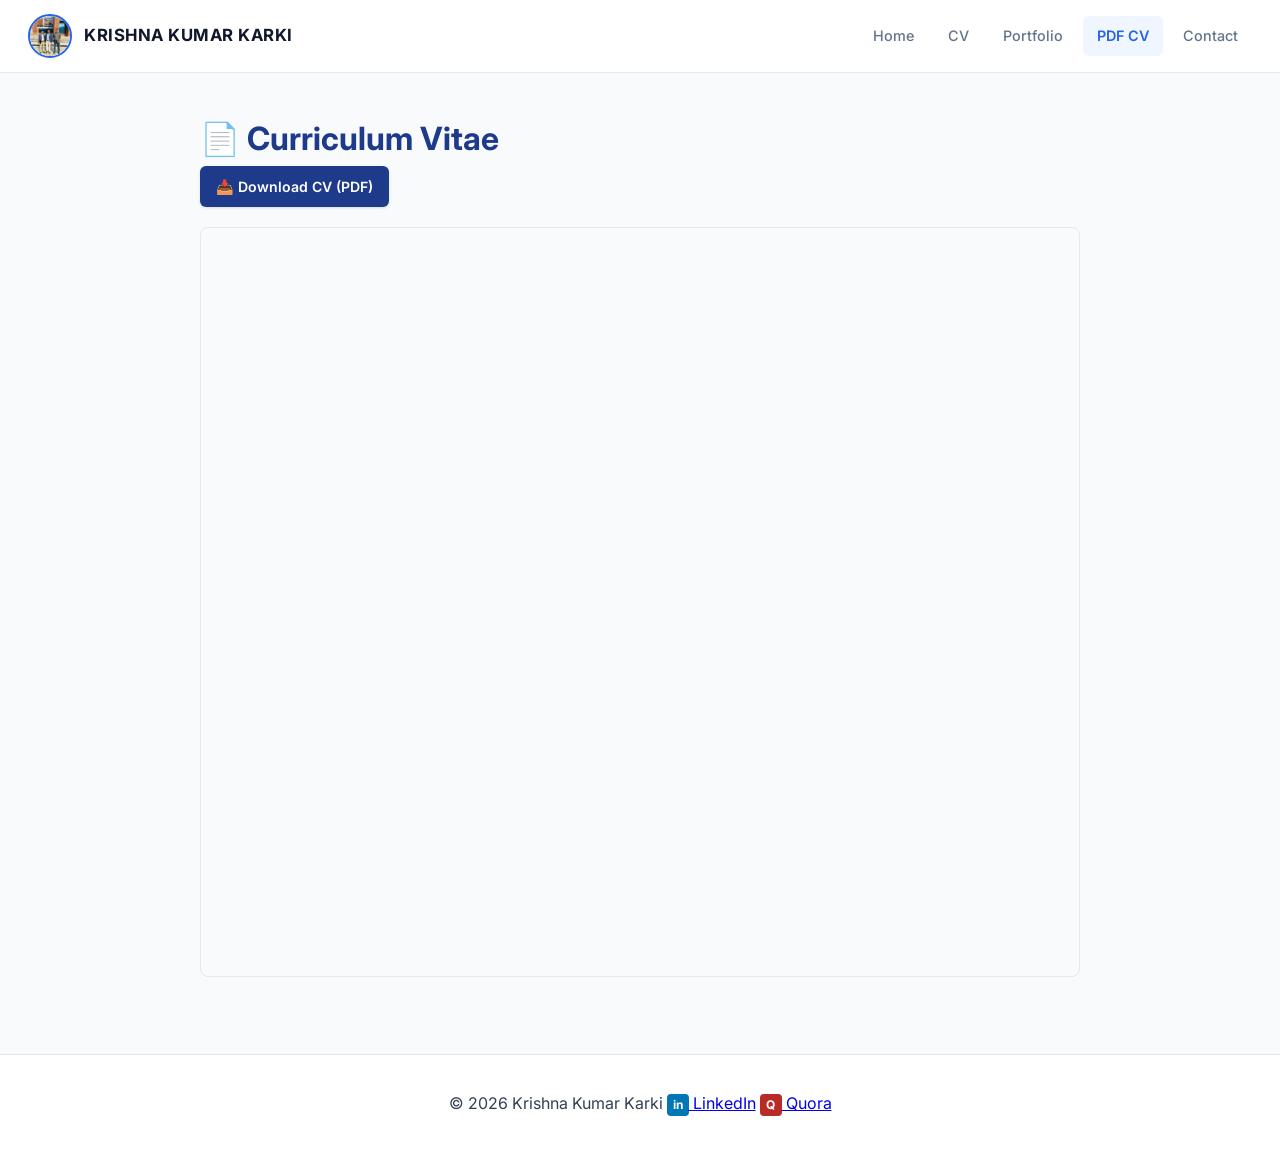
<file: view-cv.html>
<!DOCTYPE html>
<html lang="en">
<head>
    <meta charset="UTF-8">
    <meta name="viewport" content="width=device-width, initial-scale=1.0">
    <title>View CV | Krishna Karki</title>
    <link rel="stylesheet" href="style.css">
</head>
<body>

    <div class="top-bar">
        <div class="brand">
            <img src="profile_1 (1).jpg" onerror="this.src='https://cdn-icons-png.flaticon.com/512/3135/3135715.png'" alt="Krishna">
            <h1>KRISHNA KUMAR KARKI</h1>
        </div>
        <nav>
            <a href="index.html">Home</a>
            <a href="cv.html">CV</a>
            <a href="portfolio.html">Portfolio</a>
            <a href="view-cv.html" class="active">PDF CV</a>
            <a href="contact.html">Contact</a>
        </nav>
    </div>

    <div class="container">
        <h1 style="color: var(--navy);">📄 Curriculum Vitae</h1>
        
        <div style="margin-bottom: 20px;">
            <a href="CV.pdf" download class="btn">📥 Download CV (PDF)</a>
        </div>

        <iframe src="CV.pdf" width="100%" height="750px" style="border: 1px solid var(--border); border-radius: 8px;"></iframe>
    </div>

    <div class="footer">
        <span>© 2026 Krishna Kumar Karki</span>
        <a href="https://www.linkedin.com/in/krishna-kumar-karki/" target="_blank"><span class="footer-icon in-bg">in</span> LinkedIn</a>
        <a href="https://www.quora.com/profile/Krishna-Kumar-Karki-1/answers" target="_blank"><span class="footer-icon q-bg">Q</span> Quora</a>
    </div>
</body>
</html>
</file>
<file: style.css>
@import url('https://fonts.googleapis.com/css2?family=Inter:wght@400;500;600;700;800&display=swap');

/* ========================================================= */
/* THEME DEFINITIONS (LIGHT & DARK VARIABLES)                */
/* ========================================================= */

:root {
    /* Light Mode Palette */
    --primary: #0f172a;
    --navy: #1e3a8a;
    --accent: #2563eb;
    --accent-hover: #1d4ed8;
    --accent-light: #eff6ff;
    --accent-subtle: #dbeafe;

    --text-main: #334155;
    --text-muted: #64748b;
    --text-light: #94a3b8;

    --bg-page: #f8fafc;
    --bg-card: #ffffff;
    --bg-alt: #f1f5f9;
    --bg-nav: rgba(255, 255, 255, 0.90);

    --border: #e2e8f0;
    --border-hover: #cbd5e1;

    /* Shadows & Radii */
    --shadow-sm: 0 1px 2px 0 rgba(0, 0, 0, 0.05);
    --shadow-md: 0 4px 6px -1px rgba(15, 23, 42, 0.06), 0 2px 4px -2px rgba(15, 23, 42, 0.04);
    --shadow-lg: 0 10px 15px -3px rgba(15, 23, 42, 0.08), 0 4px 6px -4px rgba(15, 23, 42, 0.03);

    --radius-sm: 6px;
    --radius-md: 10px;
    --radius-lg: 14px;
}

[data-theme="dark"] {
    /* Dark Mode Palette */
    --primary: #f8fafc;
    --navy: #60a5fa;
    --accent: #3b82f6;
    --accent-hover: #93c5fd;
    --accent-light: #1e293b;
    --accent-subtle: #1e3a5f;

    --text-main: #cbd5e1;
    --text-muted: #94a3b8;
    --text-light: #64748b;

    --bg-page: #090d16;
    --bg-card: #111827;
    --bg-alt: #1f2937;
    --bg-nav: rgba(17, 24, 39, 0.90);

    --border: #1f2937;
    --border-hover: #374151;

    --shadow-sm: 0 1px 2px 0 rgba(0, 0, 0, 0.4);
    --shadow-md: 0 4px 6px -1px rgba(0, 0, 0, 0.5);
    --shadow-lg: 0 10px 15px -3px rgba(0, 0, 0, 0.6);
}

/* ========================================================= */
/* GLOBAL RESET & OVERFLOW PREVENTION                        */
/* ========================================================= */

*, *::before, *::after {
    box-sizing: border-box;
    margin: 0;
    padding: 0;
}

html, body {
    width: 100%;
    max-width: 100%;
    overflow-x: hidden;
    margin: 0;
    padding: 0;
}

body {
    font-family: 'Inter', -apple-system, BlinkMacSystemFont, "Segoe UI", Roboto, sans-serif;
    background-color: var(--bg-page);
    color: var(--text-main);
    line-height: 1.65;
    -webkit-font-smoothing: antialiased;
    transition: background-color 0.25s ease, color 0.25s ease;
}

img, iframe, object, embed, video, #map, #interactive-map {
    max-width: 100%;
    box-sizing: border-box;
}

/* ========================================================= */
/* TOP NAVIGATION (FROSTED GLASS EFFECT)                     */
/* ========================================================= */

.top-bar {
    position: sticky;
    top: 0;
    z-index: 1000;
    background: var(--bg-nav);
    backdrop-filter: blur(12px);
    -webkit-backdrop-filter: blur(12px);
    border-bottom: 1px solid var(--border);
    padding: 14px 28px;
    display: flex;
    justify-content: space-between;
    align-items: center;
    flex-wrap: wrap;
    gap: 15px;
    width: 100%;
    transition: background-color 0.25s ease, border-color 0.25s ease;
}

.brand {
    display: flex;
    align-items: center;
    gap: 12px;
}

.brand img {
    width: 44px;
    height: 44px;
    border-radius: 50%;
    object-fit: cover;
    border: 2px solid var(--accent);
    box-shadow: var(--shadow-sm);
    flex-shrink: 0;
}

.brand h1 {
    font-size: 1.05rem;
    font-weight: 700;
    letter-spacing: 0.5px;
    color: var(--primary);
}

nav {
    display: flex;
    align-items: center;
    gap: 6px;
    flex-wrap: wrap;
}

nav a {
    text-decoration: none;
    color: var(--text-muted);
    font-size: 0.9rem;
    font-weight: 500;
    padding: 8px 14px;
    border-radius: var(--radius-sm);
    transition: all 0.2s ease;
}

nav a:hover {
    color: var(--accent);
    background: var(--accent-light);
}

nav a.active {
    color: var(--accent);
    background: var(--accent-light);
    font-weight: 600;
}

/* Theme Toggle Button */
.theme-toggle-btn {
    background: none;
    border: 1px solid var(--border);
    border-radius: 50%;
    width: 36px;
    height: 36px;
    display: inline-flex;
    align-items: center;
    justify-content: center;
    cursor: pointer;
    font-size: 1rem;
    color: var(--text-main);
    transition: all 0.2s ease;
    margin-left: 6px;
}

.theme-toggle-btn:hover {
    background: var(--accent-light);
    border-color: var(--accent);
    transform: scale(1.05);
}

/* ========================================================= */
/* CONTAINER & HEADERS                                       */
/* ========================================================= */

.container {
    max-width: 920px;
    margin: 40px auto;
    padding: 0 20px;
    width: 100%;
}

.section-header {
    font-size: 1.2rem;
    font-weight: 700;
    color: var(--primary);
    margin: 36px 0 16px 0;
    display: flex;
    align-items: center;
    gap: 8px;
    letter-spacing: -0.3px;
}

/* ========================================================= */
/* CARDS & ACCORDION SYSTEM (DETAILS / SUMMARY)              */
/* ========================================================= */

.card, .glass-card {
    background: var(--bg-card);
    border: 1px solid var(--border);
    border-radius: var(--radius-md);
    padding: 22px 24px;
    box-shadow: var(--shadow-sm);
    margin-bottom: 14px;
    transition: transform 0.2s ease, box-shadow 0.2s ease, border-color 0.2s ease, background-color 0.25s ease;
    width: 100%;
}

.card:hover, .glass-card:hover {
    border-color: var(--border-hover);
    box-shadow: var(--shadow-md);
}

details {
    background: var(--bg-card);
    border: 1px solid var(--border);
    border-radius: var(--radius-md);
    margin-bottom: 12px;
    box-shadow: var(--shadow-sm);
    overflow: hidden;
    transition: border-color 0.2s ease, box-shadow 0.2s ease, background-color 0.25s ease;
    width: 100%;
}

details:hover {
    border-color: var(--border-hover);
}

details[open] {
    border-color: var(--accent-subtle);
    box-shadow: var(--shadow-md);
}

summary {
    font-weight: 600;
    font-size: 0.98rem;
    color: var(--navy);
    padding: 16px 20px;
    cursor: pointer;
    list-style: none;
    display: flex;
    align-items: center;
    justify-content: space-between;
    background: var(--bg-card);
    user-select: none;
    transition: background-color 0.15s ease, color 0.2s ease;
}

summary::-webkit-details-marker {
    display: none;
}

summary:hover {
    background-color: var(--bg-alt);
}

summary::after {
    content: "▾";
    font-size: 1.1rem;
    color: var(--text-muted);
    transition: transform 0.2s cubic-bezier(0.4, 0, 0.2, 1);
}

details:not([open]) summary::after {
    transform: rotate(-90deg);
}

.details-content {
    padding: 8px 20px 20px 20px;
    border-top: 1px solid var(--border);
    font-size: 0.94rem;
    color: var(--text-main);
    background: var(--bg-card);
}

.details-content p {
    margin-top: 10px;
}

/* ========================================================= */
/* BADGES & CHIPS                                            */
/* ========================================================= */

.badge {
    display: inline-flex;
    align-items: center;
    background: var(--bg-alt);
    color: var(--text-main);
    border: 1px solid var(--border);
    font-size: 0.78rem;
    font-weight: 600;
    padding: 3px 10px;
    border-radius: 20px;
    margin: 3px 2px;
    letter-spacing: 0.2px;
}

.badge-success {
    background: #ecfdf5;
    color: #065f46;
    border-color: #a7f3d0;
}

[data-theme="dark"] .badge-success {
    background: rgba(6, 95, 70, 0.25);
    color: #34d399;
    border-color: #065f46;
}

/* ========================================================= */
/* BUTTONS                                                   */
/* ========================================================= */

.btn {
    display: inline-flex;
    align-items: center;
    justify-content: center;
    gap: 7px;
    background: var(--navy);
    color: #ffffff !important;
    font-weight: 600;
    border-radius: var(--radius-sm);
    padding: 9px 16px;
    font-size: 0.88rem;
    text-decoration: none;
    border: none;
    cursor: pointer;
    box-shadow: 0 1px 3px rgba(15, 23, 42, 0.12);
    transition: all 0.2s cubic-bezier(0.4, 0, 0.2, 1);
}

.btn:hover {
    background: var(--accent);
    transform: translateY(-1px);
    box-shadow: 0 4px 10px rgba(37, 99, 235, 0.25);
}

.btn:active {
    transform: translateY(0);
}

.btn-secondary {
    background: #475569;
}

.btn-secondary:hover {
    background: #334155;
    box-shadow: 0 4px 10px rgba(71, 85, 105, 0.25);
}

[data-theme="dark"] .btn-secondary {
    background: #334155;
    color: #f8fafc !important;
}

[data-theme="dark"] .btn-secondary:hover {
    background: #475569;
}

/* ========================================================= */
/* CONTACT PAGE & FORM ELEMENTS                              */
/* ========================================================= */

.contact-grid {
    display: flex;
    flex-wrap: wrap;
    gap: 25px;
    margin-top: 20px;
    width: 100%;
}

.contact-card {
    flex: 1;
    min-width: 0;
    background: var(--bg-card);
    padding: 24px;
    border-radius: var(--radius-md);
    border: 1px solid var(--border);
    box-shadow: var(--shadow-sm);
}

.form-card {
    flex: 1.6;
    min-width: 0;
    background: var(--bg-card);
    padding: 24px;
    border-radius: var(--radius-md);
    border: 1px solid var(--border);
    box-shadow: var(--shadow-sm);
}

.contact-item {
    display: flex;
    align-items: flex-start;
    gap: 12px;
    margin-bottom: 18px;
}

.contact-icon {
    font-size: 1.25rem;
    line-height: 1;
    flex-shrink: 0;
}

.form-group {
    margin-bottom: 16px;
}

.form-group label {
    display: block;
    margin-bottom: 6px;
    font-weight: 600;
    color: var(--primary);
    font-size: 0.92rem;
}

.form-control, .input-box {
    width: 100%;
    padding: 11px 14px;
    border: 1.5px solid var(--border);
    border-radius: var(--radius-sm);
    font-size: 0.95rem;
    font-family: inherit;
    color: var(--primary);
    background: var(--bg-alt);
    box-sizing: border-box;
    transition: border-color 0.2s, box-shadow 0.2s, background-color 0.25s ease;
}

.form-control:focus, .input-box:focus {
    outline: none;
    border-color: var(--accent);
    background: var(--bg-card);
    box-shadow: 0 0 0 3px rgba(37, 99, 235, 0.15);
}

/* ========================================================= */
/* SOCIAL ICON BUTTONS (ICON-ONLY SYSTEM)                    */
/* ========================================================= */

.social-icon-btn {
    display: inline-flex;
    align-items: center;
    justify-content: center;
    width: 38px;
    height: 38px;
    border-radius: 50%;
    background: var(--bg-card);
    border: 1px solid var(--border);
    color: var(--text-main);
    text-decoration: none;
    transition: all 0.2s cubic-bezier(0.4, 0, 0.2, 1);
    box-shadow: var(--shadow-sm);
    flex-shrink: 0;
}

.social-icon-btn svg {
    width: 18px;
    height: 18px;
    fill: currentColor;
}

.social-icon-btn:hover {
    transform: translateY(-2px);
    box-shadow: var(--shadow-md);
}

.social-icon-btn.in:hover {
    color: #0077b5;
    border-color: #0077b5;
    background: var(--accent-light);
}

.social-icon-btn.rg:hover {
    color: #00ccbb;
    border-color: #00ccbb;
    background: var(--accent-light);
}

.social-icon-btn.quora:hover {
    color: #b92b27;
    border-color: #b92b27;
    background: var(--accent-light);
}

/* Fallback Badges */
.footer-icon {
    display: inline-flex;
    align-items: center;
    justify-content: center;
    width: 22px;
    height: 22px;
    border-radius: 4px;
    font-size: 0.75rem;
    font-weight: bold;
    color: #ffffff;
}

.in-bg { background-color: #0077b5; }
.rg-bg { background-color: #00ccbb; }
.q-bg  { background-color: #b92b27; }

/* ========================================================= */
/* MAP SECTIONS                                              */
/* ========================================================= */

.map-section, .map-wrapper {
    margin-top: 30px;
    background: var(--bg-card);
    padding: 20px;
    border-radius: var(--radius-md);
    border: 1px solid var(--border);
    box-shadow: var(--shadow-sm);
    width: 100%;
}

#map, #interactive-map {
    width: 100%;
    height: 360px;
    border-radius: var(--radius-sm);
    border: 1px solid var(--border);
}

/* ========================================================= */
/* FOOTER                                                    */
/* ========================================================= */

.footer {
    margin-top: 70px;
    background: var(--bg-card);
    border-top: 1px solid var(--border);
    padding: 35px 20px;
    text-align: center;
    width: 100%;
    transition: background-color 0.25s ease, border-color 0.25s ease;
}

.footer-info {
    display: flex;
    justify-content: center;
    align-items: center;
    flex-wrap: wrap;
    gap: 10px;
    font-size: 0.94rem;
    color: var(--text-main);
    margin-bottom: 16px;
}

.footer-socials {
    display: flex;
    justify-content: center;
    align-items: center;
    gap: 12px;
    margin-bottom: 14px;
    flex-wrap: wrap;
}

/* ========================================================= */
/* RESPONSIVE BREAKPOINTS                                    */
/* ========================================================= */

@media (max-width: 768px) {
    .top-bar {
        padding: 12px 18px;
    }
    
    .container {
        margin: 25px auto;
        padding: 0 15px;
    }
    
    .contact-grid {
        flex-direction: column;
        gap: 18px;
    }
    
    .contact-card, .form-card {
        width: 100%;
    }

    summary {
        padding: 14px 16px;
    }
    
    .details-content {
        padding: 6px 16px 16px 16px;
    }
}
</file>
